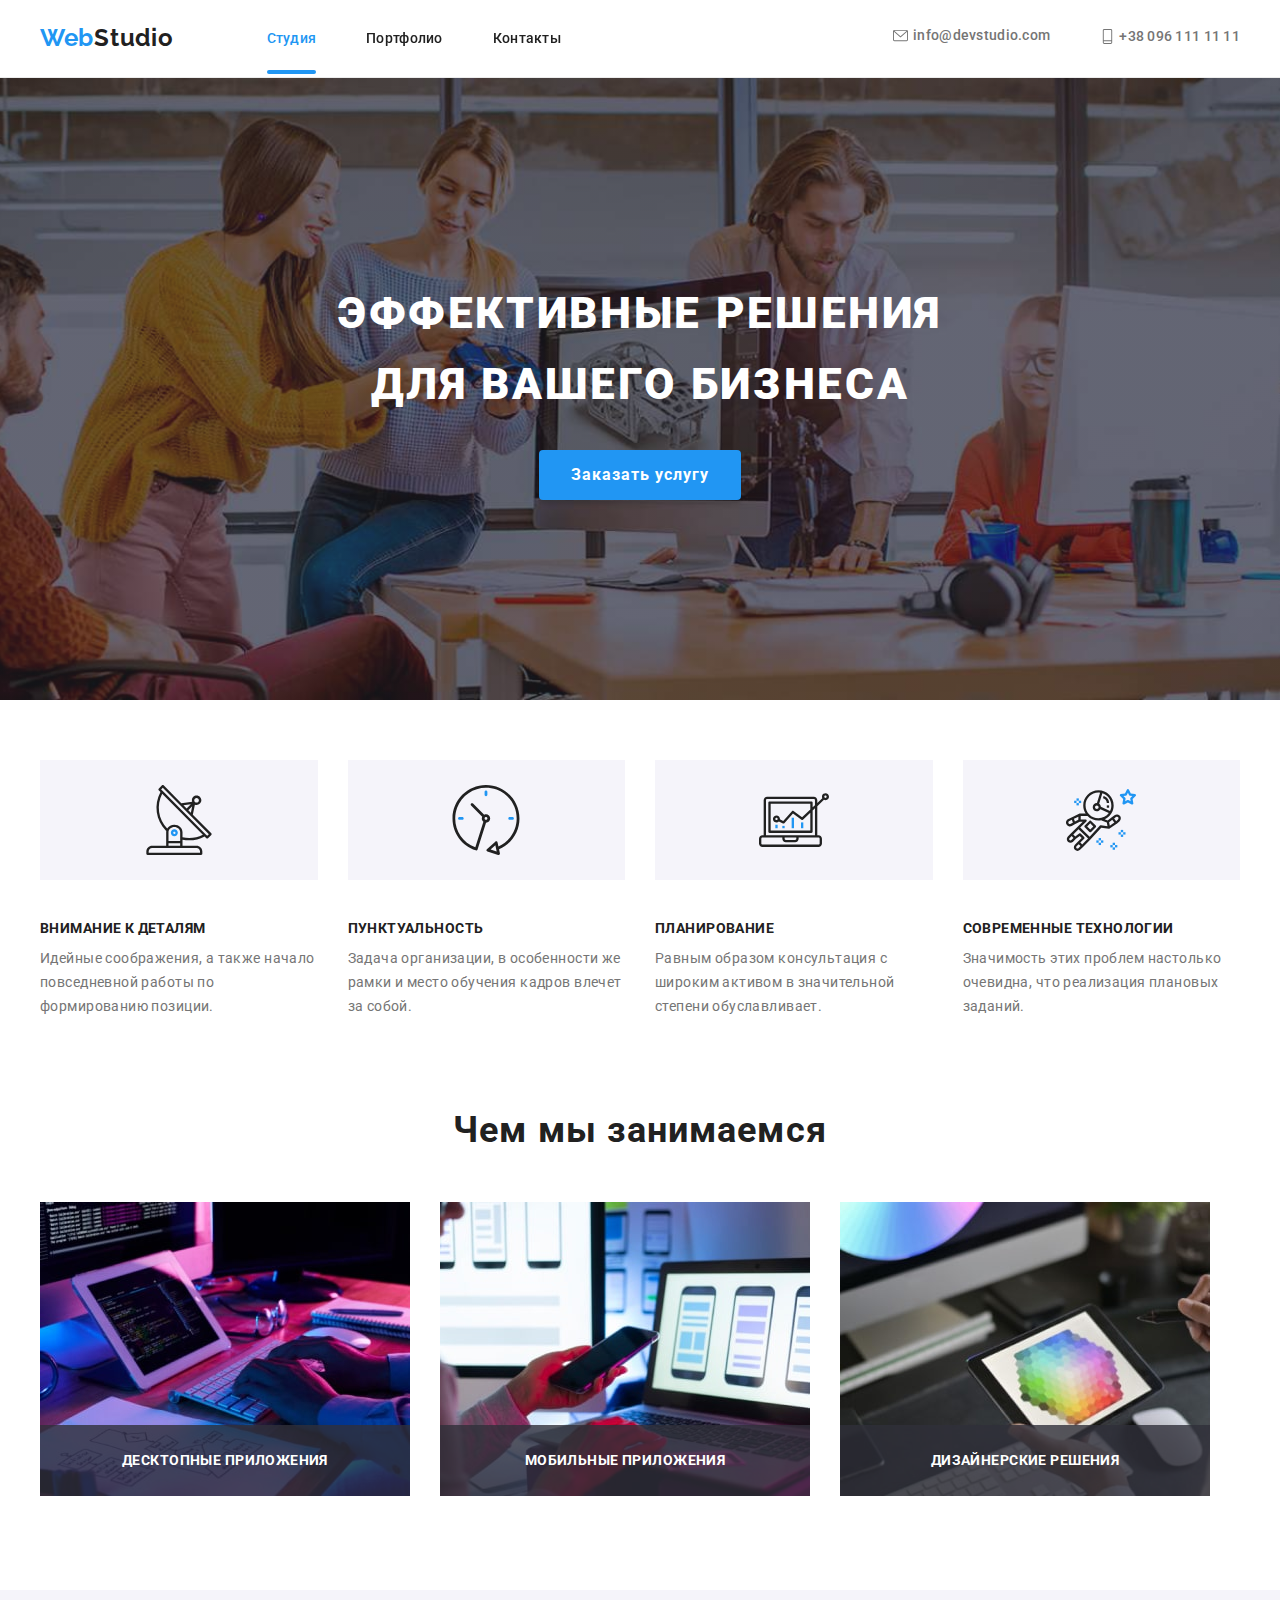
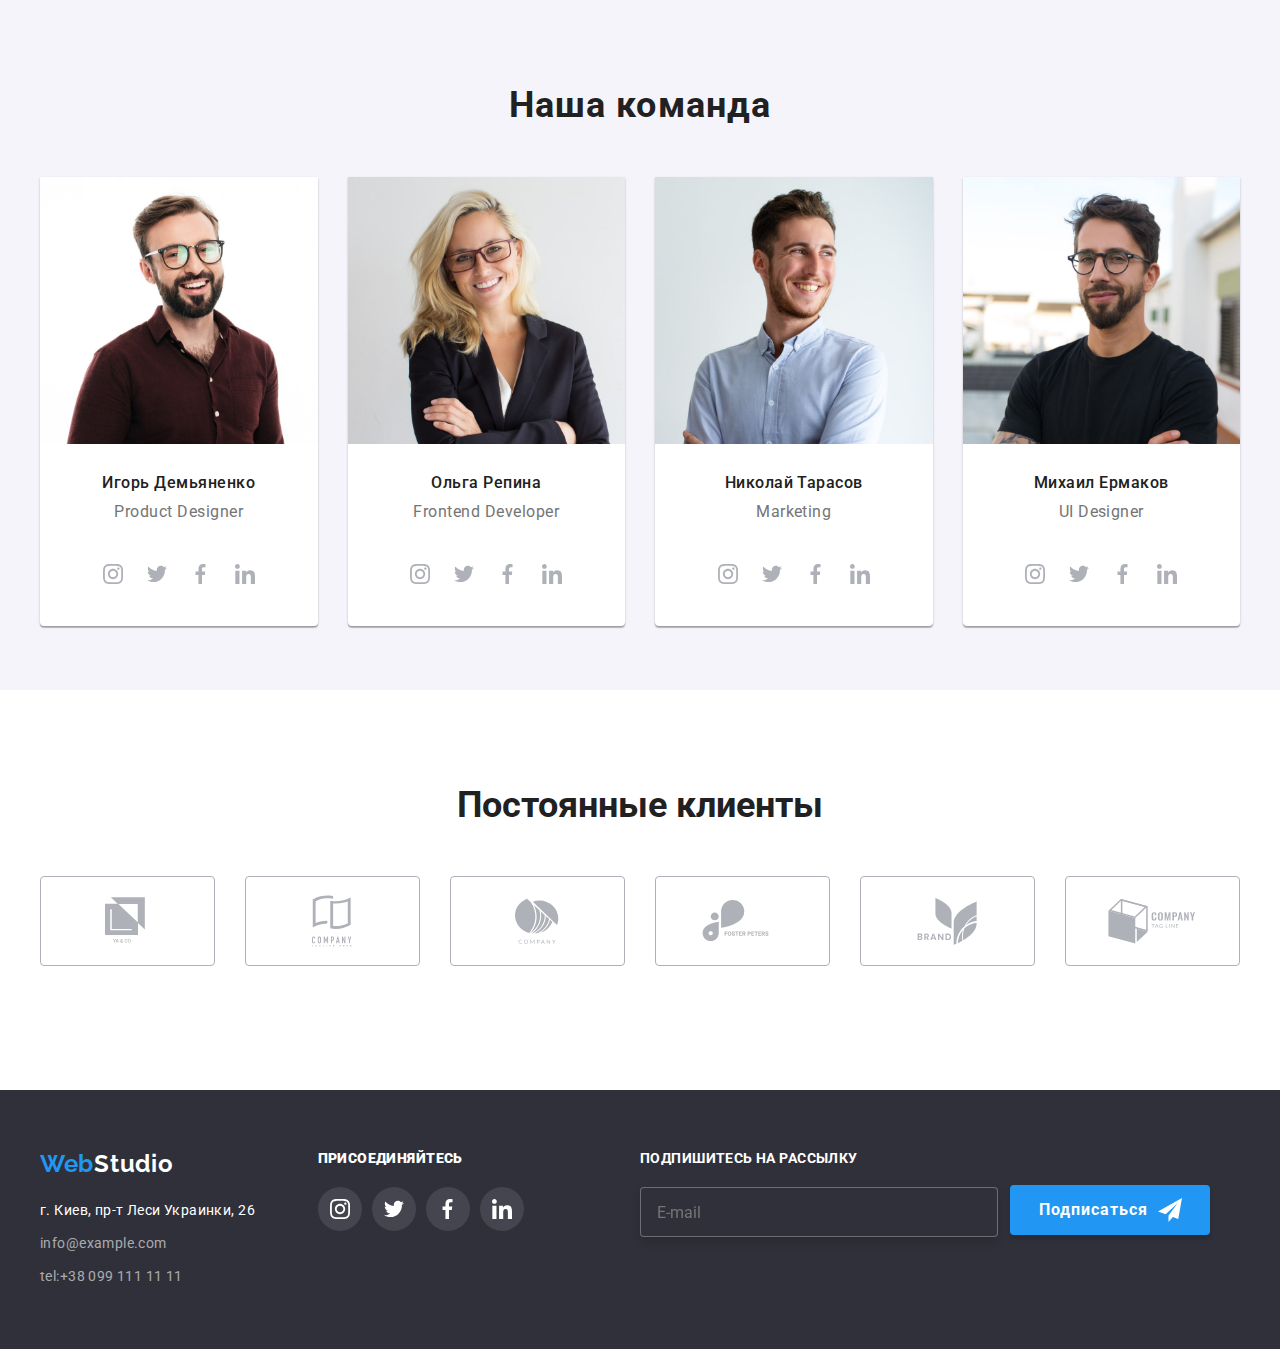
<file: index.html>
<!DOCTYPE html>
<html lang="en">
<head>
  <meta charset="UTF-8" />
  <meta name="viewport" content="width=device-width, initial-scale=1.0" />
  <title>WebStudio</title>
  <link href="https://fonts.googleapis.com/css2?family=Raleway:wght@700&family=Roboto:wght@400;500;700;900&display=swap"
    rel="stylesheet" />
  <link rel="stylesheet"
    href="https://cdnjs.cloudflare.com/ajax/libs/modern-normalize/1.0.0/modern-normalize.min.css" />
    <link rel="stylesheet" href="./css/main.min.css">
</head>
  <body>
    <header class="header header-container">
        <div class="container"><nav class="nav">
          <a href="./">
            <p class="logo"><span class="logo-accent">Web</span>Studio</p>
          </a>
          <button type="button" aria-controls="menu-container" class="burger-btn is-open" data-menu-button>
            <svg width="24" height="16" aria-label="переключа
                тель мобильного меню" class="burger-btn-icon">
              <use class="close-burger-icon" href="./img/icons/symbol-defs.svg#burger-btn" />
              <use class="burger-icon" href="./img/icons/symbol-defs.svg#close-burger-btn" />
          </svg>
          </button>
          <div class="menu" id="menu-container" data-menu>
            <ul class="nav-list">
              <li class="nav-item"><a href="./" class="nav-link current">Студия</a></li>
              <li class="nav-item"><a href="./portfolio.html" class="nav-link">Портфолио</a></li>
              <li class="nav-item"><a href="#our-team" class="nav-link">Контакты</a></li>
            </ul>
            <ul class="contacts-list">
              <li class="contacts-item">
                <a href="mailto:info@devstudio.com" class="contacts-link">
                  <svg class="contacts-icon mail-icon" width="19" height="15">
                    <use href="./img/icons/symbol-defs.svg#icon-mail" />
                  </svg>
                  <span class="contacts-text">info@devstudio.com</span>
                </a>
              </li>
              <li class="contacts-item contact-tel">
                <a href="tel:+380961111111" class="contacts-link">
                  <svg class="contacts-icon tel-icon" width="15" height="19">
                    <use href="./img/icons/symbol-defs.svg#icon-phone" />
                  </svg><span class="contacts-text">+38 096 111 11 11</span></a>
              </li>
            </ul>
          </div>
        </nav>
      </div>
    </header>
    <main>
      <section class="hero">
      <div class="container">
        <h1 class="hero-title">Эффективные решения<br> для вашего бизнеса</h1>
        <button class="hero-btn" data-modal-open>Заказать услугу</button>
      </div>
      <div class="backdrop is-hidden" data-modal>
        <div class="order">
          <form class="order-form">
            <h2 class="order-form-title">Оставьте свои данные, мы вам перезвоним</h2>
            <p class="form-field"><label for="name" class="form-label">Имя</label>
            <input type="text" name="name" id="name" class="form-input name" >
            <svg class="modal-name-img">
              <use href="./img/modal/symbol-defs.svg#name" />
            </svg>
          </p>
          
          <p class="form-field">
            <label for="tel" class="form-label">Телефон</label>
            <input type="tel" name="tel" id="tel" class="form-input tel">
            <svg class="modal-tel-img">
              <use href="./img/modal/symbol-defs.svg#tel"/>
            </svg>
          </p>
            

            <p class="form-field"><label for="email" class="form-label">Почта</label>
            <input type="email" name="email" id="email" class="form-input email">
          <svg class="modal-email-img">
            <use href="./img/modal/symbol-defs.svg#email" />
          </svg>
          </p>

            <p class="form-field">
              <label for="comments" class="form-label">Комментарии</label>
              <textarea name="comments" id="comments" placeholder="Введите текст" class="form-input text-area"></textarea>
            </p>


            <p class="form-field checkbox-field">
              <label for="license" class="checkbox-label">
                <input type="checkbox" name="license" id="license" value="agree" class="checkbox-input">
                <span class="checkbox-icon"></span>Соглашаюсь с рассылкой и принимаю <a href="" class="license-accent">Условия договора</a>
              </label>
            </p>

            <p class="send-order">
            <button class="send-order-btn">Отправить</button>
            </p>
          </form>
          <button class="close-btn" data-modal-close>
            
            <svg class="close-img">
              <use href="./img/modal/symbol-defs.svg#close-btn" />
            </svg>
             <svg class="close-img">
              <use href="./img/modal/" />
            </svg> 
            
          </button>
        </div>
      </div> 
      </section>
      <section class="feature">
        <h2 class="feature-main-title">Наши приемущества</h2>
        <div class="container">
          <ul class="feature-list">
            <li class="feature-item attention">
              <h3 class="feature-title">Внимание к деталям</h3>
              <p class="feature-text">Идейные соображения, а также начало повседневной работы по формированию позиции.</p>
            </li>
            <li class="feature-item punctuality">
              <h3 class="feature-title">Пунктуальность</h3>
              <p class="feature-text">Задача организации, в особенности же рамки и место обучения кадров влечет за собой.</p>
            </li>
            <li class="feature-item planning">
              <h3 class="feature-title">Планирование</h3>
              <p class="feature-text">Равным образом консультация с широким активом в значительной степени обуславливает.</p>
            </li>
            <li class="feature-item technologies">
              <h3 class="feature-title">Современные технологии</h3>
              <p class="feature-text">Значимость этих проблем настолько очевидна, что реализация плановых заданий.</p>
            </li>
          </ul>
        </div>
      </section>
      <section class="what-we-do">
        <div class="container">
          <h2 class="what-we-do-title">Чем мы занимаемся</h2>
          <ul class="what-we-do-list">
            <li class="what-we-do-item">
              <h3 class="what-we-do-item-title">Десктопные приложения</h3>
              <img  src="./img/what-we-do/what-we-do_1.jpg" alt="" srcset="./img/what-we-do/what-we-do_1x2.jpg 2x" width="370" height="294">
              </li>
            <li class="what-we-do-item">
              <h3 class="what-we-do-item-title">Мобильные приложения</h3>
              <img  src="./img/what-we-do/what-we-do_2.jpg" alt="" srcset="./img/what-we-do/what-we-do_2x2.jpg 2x" width="370" height="294"></li>
            <li class="what-we-do-item">
              <h3 class="what-we-do-item-title">Дизайнерские решения</h3>
              <img src="./img/what-we-do/what-we-do_3.jpg" alt="" srcset="./img/what-we-do/what-we-do_3.jpg 2x" width="370" height="294"></li>
          </ul>
        </div>
      </section>
      <section class="our-team" id="our-team">
        <div class="container">
<h2 class="our-team-title">Наша команда</h2>
<ul class="our-team-list">
  <li class="our-team-item"><img src="./img/our-team/our-team_1.jpg" alt="Игорь Демьяненко" srcset="./img/our-team/our-team_1x2.jpg 2x" width="450">
  <h3 class="our-team-item-title">Игорь Демьяненко</h3>
<p class="our-team-item-text">Product Designer</p>
<ul class="our-team-social-list">
  <li class="our-team-social-item"><a href="https://www.instagram.com/" class="our-team-social-link" target="_blank"
      rel=""><svg class="social-icon instagram-icon" width="20" height="20">
        <use href='./img/icons/symbol-defs.svg#icon-instagram' />
      </svg></a></li>
      <li class="our-team-social-item"><a href="https://www.twitter.com/" class="our-team-social-link" target="_blank"
          rel=""><svg class="social-icon twitter-icon" width="20" height="20">
            <use href='./img/icons/symbol-defs.svg#icon-twitter' />
          </svg></a></li>
          <li class="our-team-social-item"><a href="https://www.facebook.com/" class="our-team-social-link" target="_blank"
              rel=""><svg class="social-icon facebook-icon" width="20" height="20">
                <use href='./img/icons/symbol-defs.svg#icon-facebook' />
              </svg></a></li>
              <li class="our-team-social-item"><a href="https://www.linkedin.com/" class="our-team-social-link" target="_blank"
                  rel=""><svg class="social-icon linkedin-icon" width="20" height="20">
                    <use href='./img/icons/symbol-defs.svg#icon-linkedin' />
                  </svg></a></li>
</ul></li>
  <li class="our-team-item"><img src="./img/our-team/our-team_2.jpg" alt="Ольга Репина" srcset="./img/our-team/our-team_2x2.jpg 2x" width="450">
  <h3 class="our-team-item-title">Ольга Репина</h3>
<p class="our-team-item-text">Frontend Developer</p>
<ul class="our-team-social-list">
  <li class="our-team-social-item"><a href="https://www.instagram.com/" class="our-team-social-link" target="_blank"
      rel=""><svg class="social-icon instagram-icon" width="20" height="20">
        <use href='./img/icons/symbol-defs.svg#icon-instagram' />
      </svg></a></li>
      <li class="our-team-social-item"><a href="https://www.twitter.com/" class="our-team-social-link" target="_blank"
          rel=""><svg class="social-icon twitter-icon" width="20" height="20">
            <use href='./img/icons/symbol-defs.svg#icon-twitter' />
          </svg></a></li>
          <li class="our-team-social-item"><a href="https://www.facebook.com/" class="our-team-social-link" target="_blank"
              rel=""><svg class="social-icon facebook-icon" width="20" height="20">
                <use href='./img/icons/symbol-defs.svg#icon-facebook' />
              </svg></a></li>
              <li class="our-team-social-item"><a href="https://www.linkedin.com/" class="our-team-social-link" target="_blank"
                  rel=""><svg class="social-icon linkedin-icon" width="20" height="20">
                    <use href='./img/icons/symbol-defs.svg#icon-linkedin' />
                  </svg></a></li>
</ul></li>
  <li class="our-team-item"><img src="./img/our-team/our-team_3.jpg" alt="Николай Тарасов" srcset="./img/our-team/our-team_3x2.jpg 2x" width="450">
  <h3 class="our-team-item-title">Николай Тарасов</h3>
<p class="our-team-item-text">Marketing</p>
<ul class="our-team-social-list">
  <li class="our-team-social-item"><a href="https://www.instagram.com/" class="our-team-social-link" target="_blank"
      rel=""><svg class="social-icon instagram-icon" width="20" height="20">
        <use href='./img/icons/symbol-defs.svg#icon-instagram' />
      </svg></a></li>
      <li class="our-team-social-item"><a href="https://www.twitter.com/" class="our-team-social-link" target="_blank"
          rel=""><svg class="social-icon twitter-icon" width="20" height="20">
            <use href='./img/icons/symbol-defs.svg#icon-twitter' />
          </svg></a></li>
          <li class="our-team-social-item"><a href="https://www.facebook.com/" class="our-team-social-link" target="_blank"
              rel=""><svg class="social-icon facebook-icon" width="20" height="20">
                <use href='./img/icons/symbol-defs.svg#icon-facebook' />
              </svg></a></li>
              <li class="our-team-social-item"><a href="https://www.linkedin.com/" class="our-team-social-link" target="_blank"
                  rel=""><svg class="social-icon linkedin-icon" width="20" height="20">
                    <use href='./img/icons/symbol-defs.svg#icon-linkedin' />
                  </svg></a></li>
</ul></li>
  <li class="our-team-item"><img src="./img/our-team/our-team_4.jpg" alt="Михаил Ермаков" srcset="./img/our-team/our-team_4x2.jpg 2x" width="450">
  <h3 class="our-team-item-title">Михаил Ермаков</h3>
<p class="our-team-item-text">UI Designer</p>
<ul class="our-team-social-list">
  <li class="our-team-social-item"><a href="https://www.instagram.com/" class="our-team-social-link" target="_blank"
      rel=""><svg class="social-icon instagram-icon" width="20" height="20">
        <use href='./img/icons/symbol-defs.svg#icon-instagram' />
      </svg></a></li>
      <li class="our-team-social-item"><a href="https://www.twitter.com/" class="our-team-social-link" target="_blank"
          rel=""><svg class="social-icon twitter-icon" width="20" height="20">
            <use href='./img/icons/symbol-defs.svg#icon-twitter' />
          </svg></a></li>
          <li class="our-team-social-item"><a href="https://www.facebook.com/" class="our-team-social-link" target="_blank"
              rel=""><svg class="social-icon facebook-icon" width="20" height="20">
                <use href='./img/icons/symbol-defs.svg#icon-facebook' />
              </svg></a></li>
              <li class="our-team-social-item"><a href="https://www.linkedin.com/" class="our-team-social-link" target="_blank"
                  rel=""><svg class="social-icon linkedin-icon" width="20" height="20">
                    <use href='./img/icons/symbol-defs.svg#icon-linkedin' />
                  </svg></a></li>
</ul></li>
</ul>
        </div>
      </section>
      <section class="customers">
        <div class="container">
          <h2 class="customers-title">Постоянные клиенты</h2>
          <ul class="customers-list">
            <li class="customers-item"><a href="" class="customers-link"><svg class="customers-icon ya-co" width="44" height="49">
              <use href="./img/customers/symbol-defs.svg#icon-customers-logo1" />
            </svg></a></li>
            <li class="customers-item"><a href="" class="customers-link"><svg class="customers-icon comapny-tag-line-here" width="40" height="52">
              <use href="./img/customers/symbol-defs.svg#icon-customers-logo2" />
            </svg></a></li>
            <li class="customers-item"><a href="" class="customers-link"><svg class="customers-icon company" width="41" height="42">
              <use href="./img/customers/symbol-defs.svg#icon-customers-logo3" />
            </svg></a></li>
            <li class="customers-item"><a href="" class="customers-link"><svg class="customers-icon foster-peters" width="80" height="42">
              <use href="./img/customers/symbol-defs.svg#icon-customers-logo4" />
            </svg></a></li>
            <li class="customers-item"><a href="" class="customers-link"><svg class="customers-icon brand" width="59" height="47">
              <use href="./img/customers/symbol-defs.svg#icon-customers-logo5" />
            </svg></a></li>
            <li class="customers-item"><a href="" class="customers-link"><svg class="customers-icon company-tag-line" width="88" height="45">
              <use href="./img/customers/symbol-defs.svg#icon-customers-logo6" />
            </svg></a></li>
          </ul>
        </div>
      </section>
    </main>
    <footer class="footer">
      <div class="container">
        <div class="wrapper">
            <div class="address footer-widget">
              <a href="./" class="footer-logo-link">
              <p class="footer-logo logo">Web<span class="footer-logo-accent">Studio</span></p>
            </a>
            <ul class="footer-contacts-list">
              <li class="footer-contacts-item"><a
                  href="https://www.google.com.ua/maps/place/%D0%B1%D1%83%D0%BB%D1%8C%D0%B2%D0%B0%D1%80+%D0%9B%D0%B5%D1%81%D1%96+%D0%A3%D0%BA%D1%80%D0%B0%D1%97%D0%BD%D0%BA%D0%B8,+26,+%D0%9A%D0%B8%D1%97%D0%B2,+02000"
                  class="footer-contacts-address" target="_blank" rel=""><span
                    class="footer-address-text">г. Киев, пр-т Леси Украинки, 26</span></a></li>
              <li class="footer-contacts-item"><a href="mailto:info@example.com" class="footer-contacts-mail" target="_blank"
                  rel=""><span class="footer-mail-text">info@example.com</span></a></li>
              <li class="footer-contacts-item"><a href="tel:+380991111111" class="footer-contacts-tel" target="_blank"
                  rel=""><span class="footer-tel-text">tel:+38 099 111 11 11</span></a></li>
            </ul>
          </div>
            <div class="join-us footer-widget">
              <h2 class="join-us-title"><b>Присоединяйтесь</b></h2>
              <ul class="footer-social-list">
                <li class="footer-social-item"><a href="https://www.twitter.com/" class="footer-social-link" target="_blank"
                    rel=""><svg class="footer-social-icon twitter-icon" width="20" height="20">
                      <use href='./img/icons/symbol-defs.svg#icon-instagram' />
                    </svg></a></li>
                <li class="footer-social-item"><a href="https://www.twitter.com/" class="footer-social-link" target="_blank"
                    rel=""><svg class="footer-social-icon twitter-icon" width="20" height="20">
                      <use href='./img/icons/symbol-defs.svg#icon-twitter' />
                    </svg></a></li>
                <li class="footer-social-item"><a href="https://www.facebook.com/" class="footer-social-link" target="_blank"
                    rel=""><svg class="footer-social-icon facebook-icon" width="20" height="20">
                      <use href='./img/icons/symbol-defs.svg#icon-facebook' />
                    </svg></a></li>
                <li class="footer-social-item"><a href="https://www.linkedin.com/" class="footer-social-link" target="_blank"
                    rel=""><svg class="footer-social-icon linkedin-icon" width="20" height="20">
                      <use href='./img/icons/symbol-defs.svg#icon-linkedin' />
                    </svg></a></li>
              </ul>
        </div>
          <div class="subscribe footer-widget">
          <form class="subscribe-form">
          <div>
              <label for="subscribe-input" class="subscribe-label">Подпишитесь на рассылку</label>
              <input type="text" name="subscribe-input" id="subscribe-input" class="subscribe-input" placeholder="E-mail">

          </div>
          <div class="subscribe-btn-img">
            <button class="subscribe-btn">
              <span class="subscribe-btn-text">Подписаться</span> 
              <img src="./img/icons/icons-src/subscribe.svg" alt="Dont worry be happy"> 
            </button>
          </div>
          </form>
        </div>
        </div>
        </div>
    </footer>
    <script src="./js/menu.js"></script>
    <script src="./js/modal.js"></script>
  </body>

</html>
</file>
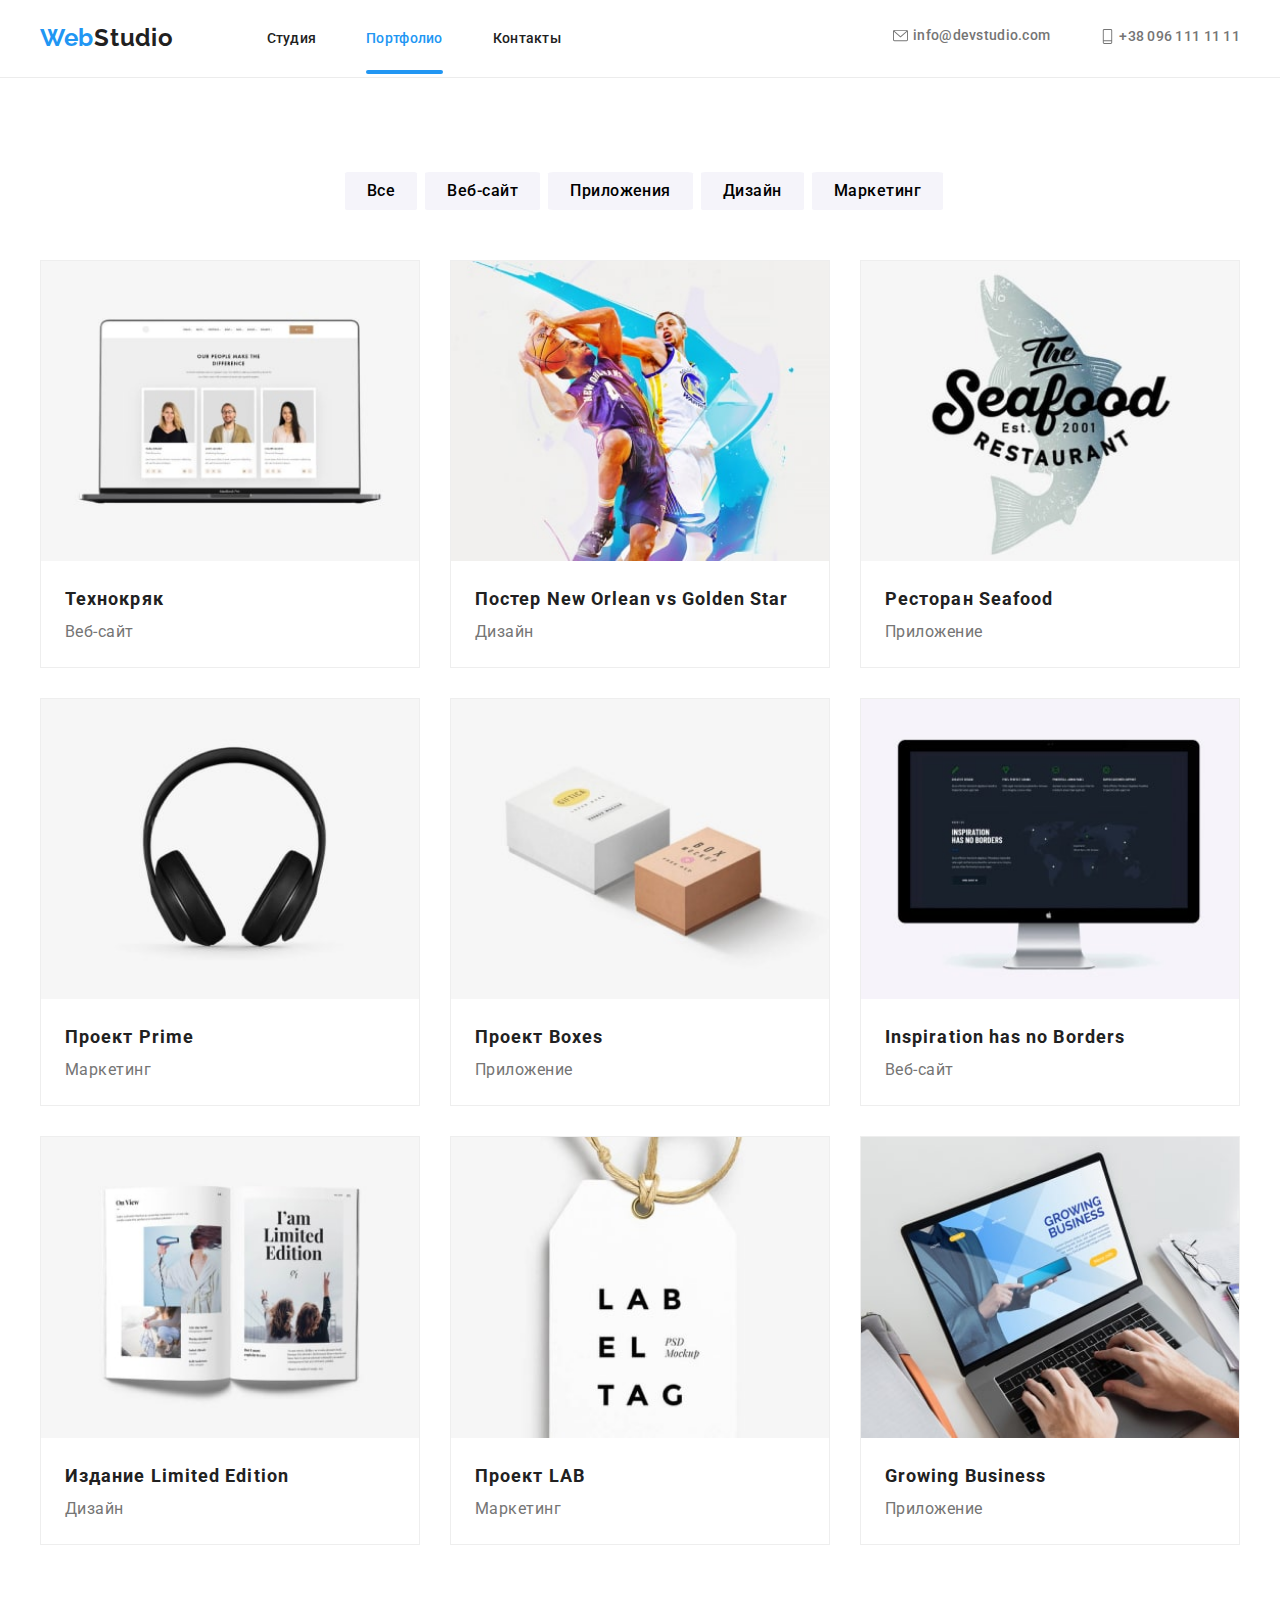
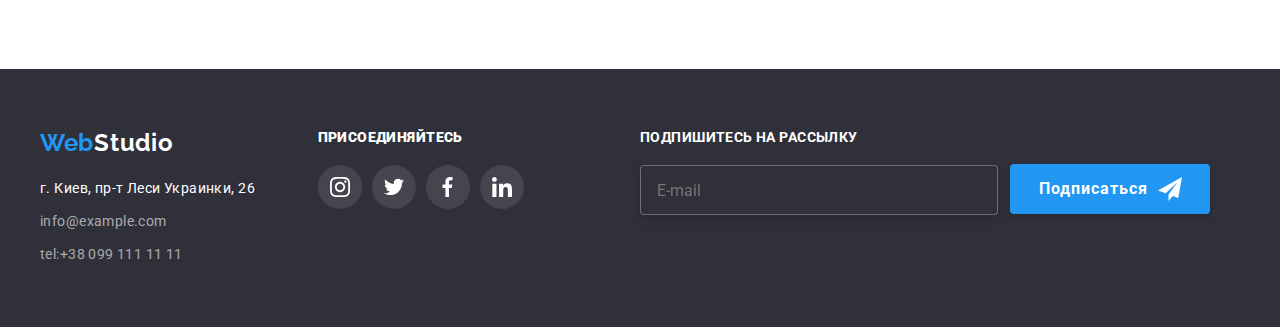
<file: portfolio.html>
<!DOCTYPE html>
<html lang="ru">
<head>
  <meta charset="UTF-8" />
  <meta name="viewport" content="width=device-width, initial-scale=1.0" />
  <title>Portfolio</title>
  <link href="https://fonts.googleapis.com/css2?family=Raleway:wght@700&family=Roboto:wght@400;500;700;900&display=swap"
    rel="stylesheet" />
  <link rel="stylesheet"
    href="https://cdnjs.cloudflare.com/ajax/libs/modern-normalize/1.0.0/modern-normalize.min.css" />
  <link rel="stylesheet" href="./css/main.min.css" />
</head>
<body>
  <header class="header header-container">
    <div class="container">
      <nav class="nav">
        <a href="./">
          <p class="logo"><span class="logo-accent">Web</span>Studio</p>
        </a>
        <button type="button" aria-controls="menu-container" class="burger-btn is-open" data-menu-button>
          <svg width="24" height="16" aria-label="переключа
                  тель мобильного меню" class="burger-btn-icon">
            <use class="close-burger-icon" href="./img/icons/symbol-defs.svg#burger-btn" />
            <use class="burger-icon" href="./img/icons/symbol-defs.svg#close-burger-btn" />
          </svg>
        </button>
        <div class="menu" id="menu-container" data-menu>
          <ul class="nav-list">
            <li class="nav-item"><a href="./" class="nav-link">Студия</a></li>
            <li class="nav-item"><a href="./portfolio.html" class="nav-link current">Портфолио</a></li>
            <li class="nav-item"><a href="#our-team" class="nav-link">Контакты</a></li>
          </ul>
          <ul class="contacts-list">
            <li class="contacts-item">
              <a href="mailto:info@devstudio.com" class="contacts-link">
                <svg class="contacts-icon mail-icon" width="19" height="15">
                  <use href="./img/icons/symbol-defs.svg#icon-mail" />
                </svg>
                <span class="contacts-text">info@devstudio.com</span>
              </a>
            </li>
            <li class="contacts-item contact-tel">
              <a href="tel:+380961111111" class="contacts-link">
                <svg class="contacts-icon tel-icon" width="15" height="19">
                  <use href="./img/icons/symbol-defs.svg#icon-phone" />
                </svg><span class="contacts-text">+38 096 111 11 11</span></a>
            </li>
          </ul>
        </div>
      </nav>
    </div>
  </header>
  <main>
    <section class="portfolio">
      <div class="container">
        <h1 class="portfolio-title">Наше портфолио</h1>
        <ul class="portfolio-btn-list">
          <li class="portfolio-item">
            <button class="portfolio-btn" type="button">Все</button>
          </li>
          <li class="portfolio-item">
            <button class="portfolio-btn" type="button">Веб-сайт</button>
          </li>
          <li class="portfolio-item">
            <button class="portfolio-btn" type="button">Приложения</button>
          </li>
          <li class="portfolio-item">
            <button class="portfolio-btn" type="button">Дизайн</button>
          </li>
          <li class="portfolio-item">
            <button class="portfolio-btn" type="button">Маркетинг</button>
          </li>
        </ul>
        <h2 class="examples">Примеры робот</h2>
        <ul class="examples-list">
          <li class="examples-item">
            <div class="examples-container">
              <div class="examples-img">
                <img src="./img/portfolio/portfolio_1.jpg" alt="" srcset="./img/portfolio/portfolio_1x2.jpg 2x" width="450" />
              </div>
              <p class="examples-text">Технокряк это современная площадка распространения коронавируса. Компании
                используют эту платформу для цифрового
                шпионажа и атак на защищённые сервера конкурентов.</p>
            </div>
            <div class="description">
              <h3 class="examples-title">Технокряк</h3>
              <p class="examples-subtitle">Веб-сайт</p>
            </div>
          </li>
          <li class="examples-item">
            <div class="examples-container">
              <div class="examples-img">
                <img src="./img/portfolio/portfolio_2.jpg" alt="" srcset="./img/portfolio/portfolio_2x2.jpg 2x" width="450" />
              </div>
              <p class="examples-text">Технокряк это современная площадка распространения коронавируса. Компании
                используют эту
                платформу для цифрового
                шпионажа и атак на защищённые сервера конкурентов.</p>
            </div>
            <div class="description">
            <h3 class="examples-title">Постер New Orlean vs Golden Star</h3>
            <p class="examples-subtitle">Дизайн</p>
            </div>
          </li>
          <li class="examples-item">
            <div class="examples-container">
              <div class="examples-img">
                <img src="./img/portfolio/portfolio_3.jpg" alt="" srcset="./img/portfolio/portfolio_3x2.jpg 2x" width="450" />
              </div>
              <p class="examples-text">Технокряк это современная площадка распространения коронавируса. Компании
                используют эту
                платформу для цифрового
                шпионажа и атак на защищённые сервера конкурентов.</p>
            </div>
            <div class="description">
              <h3 class="examples-title">Ресторан Seafood</h3>
              <p class="examples-subtitle">Приложение</p>
          </div>
            
          </li>
          <li class="examples-item">
            <div class="examples-container">
              <div class="examples-img">
                <img src="./img/portfolio/portfolio_4.jpg" alt="" srcset="./img/portfolio/portfolio_4x2.jpg 2x" width="450" />
              </div>
              <p class="examples-text">Технокряк это современная площадка распространения коронавируса. Компании
                используют эту
                платформу для цифрового
                шпионажа и атак на защищённые сервера конкурентов.</p>
            </div>
            <div class="description">
              <h3 class="examples-title">Проект Prime</h3>
              <p class="examples-subtitle">Маркетинг</p>
            </div>
            
          </li>
          <li class="examples-item">
            <div class="examples-container">
              <div class="examples-img">
                <img src="./img/portfolio/portfolio_5.jpg" alt="" srcset="./img/portfolio/portfolio_5x2.jpg 2x" width="450" />
              </div>
              <p class="examples-text">Технокряк это современная площадка распространения коронавируса. Компании
                используют эту
                платформу для цифрового
                шпионажа и атак на защищённые сервера конкурентов.</p>
            </div>
            <div class="description">
              <h3 class="examples-title">Проект Boxes</h3>
              <p class="examples-subtitle">Приложение</p>
            </div>
            
          </li>
          <li class="examples-item">
            <div class="examples-container">
              <div class="examples-img">
                <img src="./img/portfolio/portfolio_6.jpg" alt="" srcset="./img/portfolio/portfolio_6x2.jpg 2x" width="450" />
              </div>
              <p class="examples-text">Технокряк это современная площадка распространения коронавируса. Компании
                используют эту
                платформу для цифрового
                шпионажа и атак на защищённые сервера конкурентов.</p>
            </div>
            <div class="description">
              <h3 class="examples-title">Inspiration has no Borders</h3>
              <p class="examples-subtitle">Веб-сайт</p>
            </div>
            
          </li>
          <li class="examples-item">
            <div class="examples-container">
              <div class="examples-img">
                <img src="./img/portfolio/portfolio_7.jpg" alt="" srcset="./img/portfolio/portfolio_7x2.jpg 2x" width="450" />
              </div>
              <p class="examples-text">Технокряк это современная площадка распространения коронавируса. Компании
                используют эту
                платформу для цифрового
                шпионажа и атак на защищённые сервера конкурентов.</p>
            </div>
            <div class="description">
              <h3 class="examples-title">Издание Limited Edition</h3>
              <p class="examples-subtitle">Дизайн</p>
            </div>
            
          </li>
          <li class="examples-item">
            <div class="examples-container">
              <div class="examples-img">
                <img src="./img/portfolio/portfolio_8.jpg" alt="" srcset="./img/portfolio/portfolio_8x2.jpg 2x" width="450" />
              </div>
              <p class="examples-text">Технокряк это современная площадка распространения коронавируса. Компании
                используют эту
                платформу для цифрового
                шпионажа и атак на защищённые сервера конкурентов.</p>
            </div>
            <div class="description">
              <h3 class="examples-title">Проект LAB</h3>
              <p class="examples-subtitle">Маркетинг</p>
            </div>
            
          </li>
          <li class="examples-item">
            <div class="examples-container">
              <div class="examples-img">
                <img src="./img/portfolio/portfolio_9.jpg" alt="" srcset="./img/portfolio/portfolio_9x2.jpg 2x" width="450" />
              </div>
              <p class="examples-text">Технокряк это современная площадка распространения коронавируса. Компании
                используют эту
                платформу для цифрового
                шпионажа и атак на защищённые сервера конкурентов.</p>
            </div>
            <div class="description">
               <h3 class="examples-title">Growing Business</h3>
              <p class="examples-subtitle">Приложение</p>
            </div>
            
          </li>
        </ul>
      </div>
    </section>
  </main>
  <footer class="footer">
    <div class="container">
      <div class="wrapper">
        <div class="address footer-widget">
          <a href="./" class="footer-logo-link">
            <p class="footer-logo logo">Web<span class="footer-logo-accent">Studio</span></p>
          </a>
          <ul class="footer-contacts-list">
            <li class="footer-contacts-item"><a
                href="https://www.google.com.ua/maps/place/%D0%B1%D1%83%D0%BB%D1%8C%D0%B2%D0%B0%D1%80+%D0%9B%D0%B5%D1%81%D1%96+%D0%A3%D0%BA%D1%80%D0%B0%D1%97%D0%BD%D0%BA%D0%B8,+26,+%D0%9A%D0%B8%D1%97%D0%B2,+02000"
                class="footer-contacts-address" target="_blank" rel=""><span
                  class="footer-address-text">г. Киев, пр-т Леси Украинки, 26</span></a></li>
            <li class="footer-contacts-item"><a href="mailto:info@example.com" class="footer-contacts-mail"
                target="_blank" rel=""><span
                  class="footer-mail-text">info@example.com</span></a></li>
            <li class="footer-contacts-item"><a href="tel:+380991111111" class="footer-contacts-tel" target="_blank"
                rel=""><span class="footer-tel-text">tel:+38 099 111 11 11</span></a></li>
          </ul>
        </div>
        <div class="join-us footer-widget">
          <h2 class="join-us-title"><b>Присоединяйтесь</b></h2>
          <ul class="footer-social-list">
            <li class="footer-social-item"><a href="https://www.twitter.com/" class="footer-social-link" target="_blank"
                rel=""><svg class="footer-social-icon twitter-icon" width="20" height="20">
                  <use href='./img/icons/symbol-defs.svg#icon-instagram' />
                </svg></a></li>
            <li class="footer-social-item"><a href="https://www.twitter.com/" class="footer-social-link" target="_blank"
                rel=""><svg class="footer-social-icon twitter-icon" width="20" height="20">
                  <use href='./img/icons/symbol-defs.svg#icon-twitter' />
                </svg></a></li>
            <li class="footer-social-item"><a href="https://www.facebook.com/" class="footer-social-link" target="_blank"
                rel=""><svg class="footer-social-icon facebook-icon" width="20" height="20">
                  <use href='./img/icons/symbol-defs.svg#icon-facebook' />
                </svg></a></li>
            <li class="footer-social-item"><a href="https://www.linkedin.com/" class="footer-social-link" target="_blank"
                rel=""><svg class="footer-social-icon linkedin-icon" width="20" height="20">
                  <use href='./img/icons/symbol-defs.svg#icon-linkedin' />
                </svg></a></li>
          </ul>
        </div>
        <div class="subscribe footer-widget">
          <form class="subscribe-form">
            <div>
              <label for="subscribe-input" class="subscribe-label">Подпишитесь на рассылку</label>
              <input type="text" name="subscribe-input" id="subscribe-input" class="subscribe-input" placeholder="E-mail">
  
            </div>
            <div class="subscribe-btn-img">
              <button class="subscribe-btn">
                <span class="subscribe-btn-text">Подписаться</span>
                <img src="./img/icons/icons-src/subscribe.svg" alt="Dont worry be happy">
              </button>
            </div>
          </form>
        </div>
      </div>
    </div>
  </footer>
  <script src="./js/menu.js"></script>
</body>

</html>
</file>
<file: css/main.min.css>
html{-webkit-box-sizing:border-box;box-sizing:border-box}*,*:before,*:after{-webkit-box-sizing:inherit;box-sizing:inherit;padding:0;margin:0;border:0;outline:none}:focus,:active{outline:none}body{width:100%;color:#757575;font-family:"Roboto", sans-serif}img{display:block}h1,h2,h3,h4,h5,h6{color:#212121;font-weight:700;margin-top:0;margin-bottom:0}a{text-decoration:none}nav,footer,header{display:block}input,button,textarea{font-family:inherit;resize:none;margin:0;padding:0}ul{-webkit-padding-start:0px;padding-inline-start:0px;margin:0px;padding:0px}li{list-style-type:none}p{margin-top:0;margin-bottom:0}.container{margin:0 auto;padding-left:15px;padding-right:15px;width:100%}@media screen and (min-width: 480px){.container{width:480px}}@media screen and (min-width: 768px){.container{width:768px}}@media screen and (min-width: 1230px){.container{width:1230px}}.header{padding-top:24px;padding-bottom:24px;border-bottom:1px solid #ececec}.header-container{display:-webkit-box;display:-ms-flexbox;display:flex}.logo{font-family:"Raleway";font-weight:700;font-size:24px;line-height:1.2;letter-spacing:0.03em;color:#212121}.logo-accent{color:#2196f3}.header{position:relative}.nav{display:-webkit-box;display:-ms-flexbox;display:flex;-webkit-box-align:center;-ms-flex-align:center;align-items:center;width:100%}.burger-btn{margin-left:auto;background-color:inherit}.burger-btn .close-burger-icon{display:none}.burger-btn.is-open .close-burger-icon{display:block}.burger-btn.is-open .burger-icon{display:none}.burger-btn:focus .burget-btn-icon,.burger-btn:hover .burger-btn-icon{fill:#2196f3;-webkit-transition:cubic-bezier(0.4, 0, 0.2, 1);transition:cubic-bezier(0.4, 0, 0.2, 1);-webkit-transition-duration:250ms;transition-duration:250ms}@media screen and (min-width: 768px){.burger-btn{display:none}}.menu{display:none;position:absolute;top:101%;left:0;width:100%;text-align:center;background-color:#fff;z-index:50;-webkit-box-shadow:0px 4px 8px rgba(0,0,0,0.04),0px 2px 4px rgba(0,0,0,0.08),0px 1px 3px rgba(0,0,0,0.16);box-shadow:0px 4px 8px rgba(0,0,0,0.04),0px 2px 4px rgba(0,0,0,0.08),0px 1px 3px rgba(0,0,0,0.16)}.menu.is-open{display:block}.menu .nav-item+.nav-item{margin-top:40px}@media screen and (min-width: 768px){.menu .nav-item+.nav-item{margin-top:0}}@media screen and (min-width: 768px){.menu{display:-webkit-box;display:-ms-flexbox;display:flex;position:relative;top:0;left:0;margin-top:0;width:100%;-webkit-box-shadow:none;box-shadow:none}}.nav-link{position:relative;font-weight:500;font-size:18px;line-height:1.2;letter-spacing:0.02em;color:#212121}@media screen and (min-width: 768px){.nav-link{font-size:14px}}.nav-link:hover,.nav-link:focus{color:#2196f3;-webkit-transition:cubic-bezier(0.4, 0, 0.2, 1);transition:cubic-bezier(0.4, 0, 0.2, 1);-webkit-transition-duration:250ms;transition-duration:250ms}.nav-link.current{color:#2196f3}.nav-link.current::after{position:absolute;display:block;content:"";left:0;bottom:-40%;width:100%;height:4px;background-color:#2196f3;border-radius:4px}@media screen and (min-width: 768px){.nav-link.current::after{bottom:-220%}}@media screen and (min-width: 1230px){.nav-link.current::after{bottom:-175%}}.nav-link.current:hover::after{width:100%}.nav-list{margin-top:60px}@media screen and (min-width: 768px){.nav-list{display:-webkit-box;display:-ms-flexbox;display:flex;-webkit-box-align:center;-ms-flex-align:center;align-items:center;margin-top:0;margin-left:88px}.nav-list .nav-item+.nav-item{margin-left:50px}}@media screen and (min-width: 1230px){.nav-list{margin-left:93px}}.contacts-list{margin-top:60px}@media screen and (min-width: 768px){.contacts-list{margin-top:0;margin-left:auto}}@media screen and (min-width: 1230px){.contacts-list{display:-webkit-box;display:-ms-flexbox;display:flex}.contacts-list .contacts-item+.contacts-item{margin-left:50px}}.contacts-text{font-weight:500;font-size:18px;line-height:1.2;letter-spacing:0.02em}@media screen and (min-width: 768px){.contacts-text{font-size:12px}}@media screen and (min-width: 1230px){.contacts-text{font-size:14px}}.contact-tel{margin-top:16px;margin-bottom:60px}@media screen and (min-width: 768px){.contact-tel{margin-top:0;margin-bottom:0}}.contacts-icon{fill:#757575}.mail-icon{margin-right:3px}.contacts-link{display:-webkit-inline-box;display:-ms-inline-flexbox;display:inline-flex;-webkit-box-align:center;-ms-flex-align:center;align-items:center;color:#757575}.contacts-link:hover,.contacts-link:focus{-webkit-transition:cubic-bezier(0.4, 0, 0.2, 1);transition:cubic-bezier(0.4, 0, 0.2, 1);-webkit-transition-duration:250ms;transition-duration:250ms;color:#2196f3}.contacts-link:hover .contacts-icon,.contacts-link:focus .contacts-icon{-webkit-transition:cubic-bezier(0.4, 0, 0.2, 1);transition:cubic-bezier(0.4, 0, 0.2, 1);-webkit-transition-duration:250ms;transition-duration:250ms;fill:#2196f3}.contacts-link .tel-icon{margin-right:4px}@media screen and (min-width: 768px){.contacts-link .tel-icon{margin-top:0}}.hero{padding-top:118px;padding-bottom:118px;text-align:center;background-color:#2f303a;background-image:-webkit-gradient(linear, left top, right top, from(rgba(47,48,58,0.4)), to(rgba(47,48,58,0.4))),url(../img/hero/hero-bg-mobile.jpg);background-image:linear-gradient(to right, rgba(47,48,58,0.4), rgba(47,48,58,0.4)),url(../img/hero/hero-bg-mobile.jpg);background-position:center center;background-repeat:no-repeat;background-size:cover}@media (-webkit-min-device-pixel-ratio: 2), (min-resolution: 2dppx){.hero{background-image:-webkit-gradient(linear, left top, right top, from(rgba(47,48,58,0.4)), to(rgba(47,48,58,0.4))),url(../img/hero/hero-bg-mobile_x2.jpg);background-image:linear-gradient(to right, rgba(47,48,58,0.4), rgba(47,48,58,0.4)),url(../img/hero/hero-bg-mobile_x2.jpg)}}@media screen and (min-width: 489px){.hero{background-image:-webkit-gradient(linear, left top, right top, from(rgba(47,48,58,0.4)), to(rgba(47,48,58,0.4))),url(../img/hero/hero-bg-tablet.jpg);background-image:linear-gradient(to right, rgba(47,48,58,0.4), rgba(47,48,58,0.4)),url(../img/hero/hero-bg-tablet.jpg)}}@media screen and (min-width: 489px) and (-webkit-min-device-pixel-ratio: 2), screen and (min-width: 489px) and (min-resolution: 2dppx){.hero{background-image:-webkit-gradient(linear, left top, right top, from(rgba(47,48,58,0.4)), to(rgba(47,48,58,0.4))),url(../img/hero/hero-bg-tablet_x2.jpg);background-image:linear-gradient(to right, rgba(47,48,58,0.4), rgba(47,48,58,0.4)),url(../img/hero/hero-bg-tablet_x2.jpg)}}@media screen and (min-width: 769px){.hero{background-image:-webkit-gradient(linear, left top, right top, from(rgba(47,48,58,0.4)), to(rgba(47,48,58,0.4))),url(../img/hero/hero-bg-desk.jpg);background-image:linear-gradient(to right, rgba(47,48,58,0.4), rgba(47,48,58,0.4)),url(../img/hero/hero-bg-desk.jpg)}}@media screen and (min-width: 769px) and (-webkit-min-device-pixel-ratio: 2), screen and (min-width: 769px) and (min-resolution: 2dppx){.hero{background-image:-webkit-gradient(linear, left top, right top, from(rgba(47,48,58,0.4)), to(rgba(47,48,58,0.4))),url(../img/hero/hero-bg-desk_x2.jpg);background-image:linear-gradient(to right, rgba(47,48,58,0.4), rgba(47,48,58,0.4)),url(../img/hero/hero-bg-desk_x2.jpg)}}@media screen and (min-width: 1230px){.hero{padding-top:200px;padding-bottom:200px}}.hero-title{margin-bottom:30px;font-weight:900;font-size:26px;line-height:1.62;letter-spacing:0.06em;text-transform:uppercase;color:#fff}@media screen and (min-width: 1230px){.hero-title{font-size:44px}}.hero-btn{font-weight:700;font-size:16px;line-height:1.87;letter-spacing:0.06em;margin:0 auto;padding:10px 32px;color:#fff;background-color:#2196f3;-webkit-box-shadow:0px 4px 4px rgba(0,0,0,0.15);box-shadow:0px 4px 4px rgba(0,0,0,0.15);border-radius:4px;cursor:pointer}.hero-btn:focus,.hero-btn:active{outline:none}.backdrop{position:fixed;top:0;left:0;width:100%;height:100%;background-color:rgba(0,0,0,0.2);z-index:3}.backdrop.is-hidden{opacity:0;pointer-events:none}.order{position:absolute;top:55%;left:50%;-webkit-transform:translate(-50%, -50%);transform:translate(-50%, -50%);-webkit-animation:animate 100ms;animation:animate 100ms;width:100%;max-width:450px;height:609px;text-align:left;background-color:#fff;-webkit-box-shadow:0px 1px 3px rgba(0,0,0,0.12),0px 1px 1px rgba(0,0,0,0.14),0px 2px 1px rgba(0,0,0,0.2);box-shadow:0px 1px 3px rgba(0,0,0,0.12),0px 1px 1px rgba(0,0,0,0.14),0px 2px 1px rgba(0,0,0,0.2);border-radius:4px}.order::before{content:""}@media screen and (min-width: 768px){.order{top:50%;width:450px}}@media screen and (min-width: 1230px){.order{top:50%;width:100%;max-width:528px;height:581px}}.order-form-title{margin-top:40px;margin-bottom:30px;margin-left:auto;margin-right:auto;width:calc(100% - 90px);font-weight:700;font-size:20px;line-height:1.2;text-align:center;letter-spacing:0.03em;color:#212121}@media screen and (min-width: 1230px){.order-form-title{width:448px}}.form-field{position:relative;width:calc(100% - 90px);margin:0 auto 10px}@media screen and (min-width: 1230px){.form-field{width:calc(100% - 90px)}}.form-label{font-size:12px;line-height:1.2;letter-spacing:0.01em;color:#757575}.form-input{width:100%;height:40px;padding-left:35px;border:1px solid rgba(33,33,33,0.2);-webkit-box-sizing:border-box;box-sizing:border-box;border-radius:4px;font-size:14px;line-height:1.71;letter-spacing:0.03em;color:#757575}.form-input{outline:none}.form-input.name:hover,.form-input.name:focus{border-color:#2196f3;-webkit-transition:cubic-bezier(0.4, 0, 0.2, 1);transition:cubic-bezier(0.4, 0, 0.2, 1);-webkit-transition-duration:250ms;transition-duration:250ms}.form-input.name:hover+.modal-name-img,.form-input.name:focus+.modal-name-img{fill:#2196f3;-webkit-transition:cubic-bezier(0.4, 0, 0.2, 1);transition:cubic-bezier(0.4, 0, 0.2, 1);-webkit-transition-duration:250ms;transition-duration:250ms}.form-input.email:hover,.form-input.email:focus{border-color:#2196f3;-webkit-transition:cubic-bezier(0.4, 0, 0.2, 1);transition:cubic-bezier(0.4, 0, 0.2, 1);-webkit-transition-duration:250ms;transition-duration:250ms}.form-input.email:hover+.modal-email-img,.form-input.email:focus+.modal-email-img{fill:#2196f3;-webkit-transition:cubic-bezier(0.4, 0, 0.2, 1);transition:cubic-bezier(0.4, 0, 0.2, 1);-webkit-transition-duration:250ms;transition-duration:250ms}.form-input.tel:hover,.form-input.tel:focus{border-color:#2196f3;-webkit-transition:cubic-bezier(0.4, 0, 0.2, 1);transition:cubic-bezier(0.4, 0, 0.2, 1);-webkit-transition-duration:250ms;transition-duration:250ms}.form-input.tel:hover+.modal-tel-img,.form-input.tel:focus+.modal-tel-img{fill:#2196f3;-webkit-transition:cubic-bezier(0.4, 0, 0.2, 1);transition:cubic-bezier(0.4, 0, 0.2, 1);-webkit-transition-duration:250ms;transition-duration:250ms}.modal-name-img{position:absolute;top:32px;left:15px;width:12px;height:12px}.modal-tel-img{position:absolute;top:32px;left:15px;width:13px;height:13px}.modal-email-img{position:absolute;top:32px;left:15px;width:15px;height:12px}.send-order{margin-top:30px;text-align:center}.send-order-btn{padding:10px 56px;font-weight:700;font-size:16px;line-height:1.87;letter-spacing:0.06em;color:#fff;background:#2196f3;-webkit-box-shadow:0px 4px 4px rgba(0,0,0,0.15);box-shadow:0px 4px 4px rgba(0,0,0,0.15);border-radius:4px;cursor:pointer}.form-field{position:relative}.checkbox-input{position:absolute;-webkit-appearance:none;-moz-appearance:none;appearance:none}.checkbox-input:checked+.checkbox-icon{background-color:#2196f3;background-image:url(../img/modal/checkbox.svg);background-repeat:no-repeat;background-size:contain;background-origin:border-box;border-color:#2196f3}.checkbox-label{font-size:14px;line-height:1.71;letter-spacing:0.03em;color:#757575}.checkbox-icon{display:inline-block;width:16px;height:15px;margin-right:9px;border:1px solid #000;border-radius:4px}.license-accent{color:#2196f3;text-decoration:underline}.text-area{display:block;width:100%;height:120px;padding:12px 16px;resize:none}.text-area:hover,.text-area:focus{border-color:#2196f3;-webkit-transition:cubic-bezier(0.4, 0, 0.2, 1);transition:cubic-bezier(0.4, 0, 0.2, 1);-webkit-transition-duration:250ms;transition-duration:250ms}@media screen and (min-width: 1230px){.text-area{width:100%}}@-webkit-keyframes animate{0%{-webkit-transform:scale(0);transform:scale(0)}50%{-webkit-transform:scale(0.5);transform:scale(0.5)}100%{-webkit-transform:scale(1);transform:scale(1)}}@keyframes animate{0%{-webkit-transform:scale(0);transform:scale(0)}50%{-webkit-transform:scale(0.5);transform:scale(0.5)}100%{-webkit-transform:scale(1);transform:scale(1)}}.close-btn{position:absolute;top:8px;right:8px;width:30px;height:30px;background-color:#fff;border:1px solid rgba(0,0,0,0.1);border-radius:50%;cursor:pointer}.close-btn:hover .close-img{fill:#2196f3}.close-img{position:absolute;top:50%;left:50%;-webkit-transform:translate(-50%, -50%);transform:translate(-50%, -50%);width:11px;height:11px;fill:#212121}.close-order{width:11px;height:11px;fill:#212121}.feature{margin-top:60px;margin-bottom:60px}.feature-main-title{display:none}.feature-list .feature-item::before{content:"";display:-webkit-inline-box;display:-ms-inline-flexbox;display:inline-flex;width:100%;height:120px;margin-bottom:30px}.feature-list .attention::before{content:"";background-color:#f5f4fa;background-image:url(../img/feature/feature-1.svg);background-repeat:no-repeat;background-position:center}.feature-list .punctuality::before{content:"";background-color:#f5f4fa;background-image:url(../img/feature/feature-2.svg);background-repeat:no-repeat;background-position:center}.feature-list .planning::before{content:"";background-color:#f5f4fa;background-image:url(../img/feature/feature-3.svg);background-repeat:no-repeat;background-position:center}.feature-list .technologies::before{content:"";background-color:#f5f4fa;background-image:url(../img/feature/feature-4.svg);background-repeat:no-repeat;background-position:center}@media screen and (min-width: 768px){.feature-list{display:-webkit-box;display:-ms-flexbox;display:flex;-ms-flex-wrap:wrap;flex-wrap:wrap}.feature-list .feature-item:nth-child(odd){margin-right:30px}}@media screen and (min-width: 1230px){.feature-list .feature-item:not(:last-child){margin-right:30px}}.feature-item{width:100%}@media screen and (min-width: 768px){.feature-item{width:calc((100% - 30px) / 2)}}@media screen and (min-width: 1230px){.feature-item{width:calc((100% - 90px) / 4)}}.feature-title{font-weight:700;font-size:14px;line-height:1.2;text-align:center;letter-spacing:0.03em;text-transform:uppercase;margin-top:10px}@media screen and (min-width: 768px){.feature-title{text-align:left}}.feature-text{margin-top:10px;margin-bottom:30px;font-size:14px;line-height:1.71;letter-spacing:0.03em;color:#757575}.what-we-do{display:none;padding-bottom:94px}@media screen and (min-width: 1230px){.what-we-do{display:block}}.what-we-do-title{font-weight:700;font-size:36px;line-height:1.2em;text-align:center;letter-spacing:0.03em;margin-bottom:50px}.what-we-do-list{display:-webkit-box;display:-ms-flexbox;display:flex}.what-we-do-list .what-we-do-item+.what-we-do-item{margin-left:30px}.what-we-do-item{position:relative}.what-we-do-item-title{font-weight:700;font-size:14px;line-height:1.2em;text-align:center;letter-spacing:0.03em;text-transform:uppercase;color:#fff;position:absolute;left:0;bottom:0;width:100%;padding-top:27px;padding-bottom:27px;background-color:rgba(47,48,58,0.8)}.our-team{padding-top:94px;padding-bottom:64px;text-align:center;background-color:#f5f4fa}.our-team-title{font-weight:700;font-size:36px;line-height:1.2em;text-align:center;letter-spacing:0.03em;margin-bottom:50px}@media screen and (min-width: 768px){.our-team-list{display:-webkit-box;display:-ms-flexbox;display:flex;-ms-flex-wrap:wrap;flex-wrap:wrap}}.our-team-list .our-team-item-title{font-weight:500;font-size:16px;line-height:1.18em;letter-spacing:0.03em;margin-top:30px;margin-left:auto;margin-bottom:10px;margin-right:auto}.our-team-list .our-team-item-text{font-size:16px;line-height:1.18;letter-spacing:0.03em;margin-bottom:30px}.our-team-item{width:100%;background:#fff;-webkit-box-shadow:0px 1px 3px rgba(0,0,0,0.12),0px 1px 1px rgba(0,0,0,0.14),0px 2px 1px rgba(0,0,0,0.2);box-shadow:0px 1px 3px rgba(0,0,0,0.12),0px 1px 1px rgba(0,0,0,0.14),0px 2px 1px rgba(0,0,0,0.2);border-radius:0px 0px 4px 4px;margin-bottom:30px}@media screen and (min-width: 768px){.our-team-item{width:calc((100% - 30px) / 2);margin-bottom:30px}.our-team-item:nth-child(odd){margin-right:30px}}@media screen and (min-width: 1230px){.our-team-item{width:calc((100% - 90px) / 4);margin-bottom:0}.our-team-item:not(:last-child){margin-right:30px}}.our-team-item img{max-width:100%}.our-team-social-list{display:-webkit-inline-box;display:-ms-inline-flexbox;display:inline-flex;border-radius:50%;margin-bottom:30px}.our-team-social-link{width:44px;height:44px;display:-webkit-box;display:-ms-flexbox;display:flex;-webkit-box-align:center;-ms-flex-align:center;align-items:center;-webkit-box-pack:center;-ms-flex-pack:center;justify-content:center}.social-icon{fill:#afb1b8}.our-team-social-item:hover{background-color:#2196f3;border-radius:50%;-webkit-transition:cubic-bezier(0.4, 0, 0.2, 1);transition:cubic-bezier(0.4, 0, 0.2, 1);-webkit-transition-duration:250ms;transition-duration:250ms}.our-team-social-item:hover .social-icon{fill:#fff;-webkit-transition:cubic-bezier(0.4, 0, 0.2, 1);transition:cubic-bezier(0.4, 0, 0.2, 1);-webkit-transition-duration:250ms;transition-duration:250ms}.customers{margin-top:94px;padding-bottom:94px}.customers-title{font-weight:700;font-size:28px;line-height:1.17;text-align:center;margin-bottom:50px}@media screen and (min-width: 1230px){.customers-title{font-size:36px}}.customers-list{display:-webkit-box;display:-ms-flexbox;display:flex;-ms-flex-wrap:wrap;flex-wrap:wrap}.customers-item{display:-webkit-box;display:-ms-flexbox;display:flex;width:calc((100% - 30px) / 2);height:90px;margin-bottom:30px;-webkit-box-align:center;-ms-flex-align:center;align-items:center;-webkit-box-pack:center;-ms-flex-pack:center;justify-content:center;border:1px solid #afb1b8;border-radius:4px}.customers-item:nth-child(odd){margin-right:30px}.customers-item:hover{border-color:#2196f3;-webkit-transition:cubic-bezier(0.4, 0, 0.2, 1);transition:cubic-bezier(0.4, 0, 0.2, 1);-webkit-transition-duration:250ms;transition-duration:250ms}.customers-item:hover .customers-icon{fill:#2196f3;-webkit-transition:cubic-bezier(0.4, 0, 0.2, 1);transition:cubic-bezier(0.4, 0, 0.2, 1);-webkit-transition-duration:250ms;transition-duration:250ms}@media screen and (min-width: 768px){.customers-item{width:calc((100% - 60px) / 3);margin-right:30px}.customers-item:nth-child(3n){margin-right:0px}}@media screen and (min-width: 1230px){.customers-item{width:calc((100% - 150px) / 6)}.customers-item:not(:last-child){margin-right:30px}}.customers-link{display:-webkit-box;display:-ms-flexbox;display:flex;-webkit-box-align:center;-ms-flex-align:center;align-items:center;-webkit-box-pack:center;-ms-flex-pack:center;justify-content:center}.customers-icon{fill:#afb1b8}.ya-co{width:44px;height:49px}.comapny-tag-line-here{width:40px;height:52px}.company{width:44px;height:49px}.foster-peters{width:80px;height:42px}.brand{width:60px;height:47px}.company-tag-line{width:88px;height:45px}.footer{padding-top:60px;background-color:#2f303a}.wrapper{text-align:center}@media screen and (min-width: 768px){.wrapper{display:-webkit-box;display:-ms-flexbox;display:flex;-ms-flex-wrap:wrap;flex-wrap:wrap}}@media screen and (min-width: 768px){.footer-widget:not(:last-child){width:calc((100% - 30px) / 2)}.footer-widget:last-child{width:100%}}@media screen and (min-width: 1230px){.footer-widget:not(:last-child){width:calc((50% - 45px) / 2)}.footer-widget:last-child{width:50%;margin-right:0;margin-left:auto}}.footer-logo{margin-bottom:20px;color:#2196f3}.footer-logo-accent{color:#fff}@media screen and (min-width: 768px){.address{width:50%}}@media screen and (min-width: 1230px){.address{width:25%;margin-left:0;margin-right:0;text-align:left}}.footer-contacts-list{margin-bottom:60px}.footer-contacts-address{margin-bottom:60px}.footer-contacts-address{color:#fff;display:block;font-size:14px;line-height:1.71;letter-spacing:0.03em;margin-bottom:9px}.footer-contacts-mail{display:block;margin-bottom:9px}.footer-mail-text,.footer-tel-text{font-size:14px;line-height:1.71;letter-spacing:0.03em;color:rgba(255,255,255,0.6)}.join-us{margin-bottom:60px}@media screen and (min-width: 768px){.join-us{width:0%}}@media screen and (min-width: 1230px){.join-us{width:25%;margin-left:0;margin-right:0;margin-bottom:0}}.join-us-title{display:block;margin-bottom:20px;font-weight:700;font-size:14px;text-align:center;margin-bottom:20px;line-height:1.2;letter-spacing:0.03em;text-transform:uppercase;color:#fff}@media screen and (min-width: 1230px){.join-us-title{text-align:left}}.footer-social-list{display:-webkit-inline-box;display:-ms-inline-flexbox;display:inline-flex;border-radius:50%}.footer-social-list .footer-social-item+.footer-social-item{margin-left:10px}@media screen and (min-width: 1230px){.footer-social-list{display:-webkit-box;display:-ms-flexbox;display:flex}}.footer-social-link{width:44px;height:44px;display:-webkit-box;display:-ms-flexbox;display:flex;-webkit-box-align:center;-ms-flex-align:center;align-items:center;-webkit-box-pack:center;-ms-flex-pack:center;justify-content:center}.footer-social-icon{fill:#fff}.footer-social-item{background-color:rgba(255,255,255,0.1);border-radius:50%}.footer-social-item:hover{background-color:#2196f3;border-radius:50%;-webkit-transition:cubic-bezier(0.4, 0, 0.2, 1);transition:cubic-bezier(0.4, 0, 0.2, 1);-webkit-transition-duration:250ms;transition-duration:250ms}.footer-social-item:hover .social-icon{fill:#fff;-webkit-transition:cubic-bezier(0.4, 0, 0.2, 1);transition:cubic-bezier(0.4, 0, 0.2, 1);-webkit-transition-duration:250ms;transition-duration:250ms}.subscribe{padding-bottom:60px}@media screen and (min-width: 768){.subscribe{width:100%;margin-left:auto;margin-right:auto}}@media screen and (min-width: 1230){.subscribe{padding-bottom:0;width:50%}}@media screen and (min-width: 768){.subscribe-form{width:100%}}@media screen and (min-width: 1230px){.subscribe-form{display:-webkit-box;display:-ms-flexbox;display:flex}}.subscribe-input{width:100%;height:50px;margin-bottom:20px;padding-left:16px;color:rgba(255,255,255,0.6);background:#2f303a;border:1px solid rgba(255,255,255,0.3);-webkit-box-sizing:border-box;box-sizing:border-box;-webkit-filter:drop-shadow(0px 4px 4px rgba(0,0,0,0.15));filter:drop-shadow(0px 4px 4px rgba(0,0,0,0.15));border-radius:4px}@media screen and (min-width: 768px){.subscribe-input{width:450px}}@media screen and (min-width: 1230px){.subscribe-input{width:358px}}.subscribe-label{display:block;margin-bottom:20px;font-weight:700;font-size:14px;line-height:1.2;letter-spacing:0.03em;text-transform:uppercase;color:#fff}@media screen and (min-width: 1230px){.subscribe-label{text-align:left}}.subscribe-btn{display:-webkit-inline-box;display:-ms-inline-flexbox;display:inline-flex;position:relative;width:200px;height:50px;margin-left:auto;margin-right:auto;font-weight:700;font-size:16px;line-height:1.87;-webkit-box-align:center;-ms-flex-align:center;align-items:center;text-align:center;letter-spacing:0.06em;color:#fff;background:#2196f3;background-position:160px center;-webkit-box-shadow:0px 4px 4px rgba(0,0,0,0.15);box-shadow:0px 4px 4px rgba(0,0,0,0.15);border-radius:4px;cursor:pointer}@media screen and (min-width: 768px){.subscribe-btn{margin-left:auto;margin-right:auto}}@media screen and (min-width: 1230px){.subscribe-btn{-ms-flex-item-align:center;-ms-grid-row-align:center;align-self:center;margin-top:35px;margin-left:12px;margin-right:0}}.subscribe-btn-text{margin-left:29px;margin-right:10px}.portfolio{margin-bottom:60px}@media screen and (min-width: 1230px){.portfolio{margin-bottom:94px}}.portfolio-title{display:none}.portfolio-btn-list{display:-webkit-box;display:-ms-flexbox;display:flex;-ms-flex-wrap:wrap;flex-wrap:wrap;margin-top:60px;margin-bottom:25px}@media screen and (min-width: 768px){.portfolio-btn-list{-webkit-box-align:center;-ms-flex-align:center;align-items:center;-webkit-box-pack:center;-ms-flex-pack:center;justify-content:center;margin-top:60px;margin-bottom:15px}}@media screen and (min-width: 1230px){.portfolio-btn-list{-webkit-box-align:center;-ms-flex-align:center;align-items:center;-webkit-box-pack:center;-ms-flex-pack:center;justify-content:center;margin-top:94px;margin-bottom:35px}}.portfolio-btn-list button:hover,.portfolio-btn-list button:focus{background-color:#2196f3;color:#fff;cursor:pointer;-webkit-box-shadow:0px 3px 1px rgba(0,0,0,0.1),0px 1px 2px rgba(0,0,0,0.08),0px 2px 2px rgba(0,0,0,0.12);box-shadow:0px 3px 1px rgba(0,0,0,0.1),0px 1px 2px rgba(0,0,0,0.08),0px 2px 2px rgba(0,0,0,0.12);border-radius:4px;-webkit-transition:cubic-bezier(0.4, 0, 0.2, 1);transition:cubic-bezier(0.4, 0, 0.2, 1);-webkit-transition-duration:250ms;transition-duration:250ms}.portfolio-item{margin-bottom:15px}.portfolio-item:not(n5){margin-left:8px}.portfolio-btn{font-weight:500;font-size:16px;line-height:1.62em;text-align:center;letter-spacing:0.03em;background-color:#f5f4fa;padding:6px 22px;border-radius:4%}.examples{display:none}.examples-list{display:-webkit-box;display:-ms-flexbox;display:flex;-ms-flex-wrap:wrap;flex-wrap:wrap}.examples-list .examples-item:hover{-webkit-box-sizing:border-box;box-sizing:border-box;-webkit-box-shadow:0px 1px 1px rgba(0,0,0,0.12),0px 4px 4px rgba(0,0,0,0.06),1px 4px 6px rgba(0,0,0,0.16);box-shadow:0px 1px 1px rgba(0,0,0,0.12),0px 4px 4px rgba(0,0,0,0.06),1px 4px 6px rgba(0,0,0,0.16);-webkit-transition:cubic-bezier(0.4, 0, 0.2, 1);transition:cubic-bezier(0.4, 0, 0.2, 1);-webkit-transition-duration:250ms;transition-duration:250ms}.examples-list .examples-item:not(:nth-last-child(-n+3)){margin-bottom:30px}.examples-list .examples-title{font-size:18px;line-height:2em;letter-spacing:0.06em;margin-left:24px}.examples-list .examples-item:hover .examples-text{opacity:1;-webkit-transform:translatey(0);transform:translatey(0)}.examples-item{width:100%;border:1px solid #eeeeee;margin-bottom:30px}@media screen and (min-width: 768px){.examples-item{width:calc((100% - 30px) / 2);margin-right:30px}.examples-item:nth-child(2n+2){margin-right:0}}@media screen and (min-width: 1230px){.examples-item{width:calc((100% - 60px) / 3);margin-right:0}.examples-item:not(:nth-child(3n)){margin-right:30px}}.examples-img img{width:100%}.examples-subtitle{font-size:16px;margin-left:24px;line-height:1.87em;letter-spacing:0.03em;margin-bottom:20px}.examples-container{position:relative;overflow:hidden}.examples-text{position:absolute;top:0;left:0;width:100%;height:100%;padding-top:63px;padding-right:23px;padding-left:23px;font-family:Roboto;font-size:18px;line-height:1.56em;letter-spacing:0.03em;color:#fff;background-color:#2196f3;opacity:0;-webkit-transform:translateY(100%);transform:translateY(100%);-webkit-transition:cubic-bezier(0.4, 0, 0.2, 1);transition:cubic-bezier(0.4, 0, 0.2, 1);-webkit-transition-duration:250ms;transition-duration:250ms}.description{padding-top:20px}
/*# sourceMappingURL=main.min.css.map */
</file>
